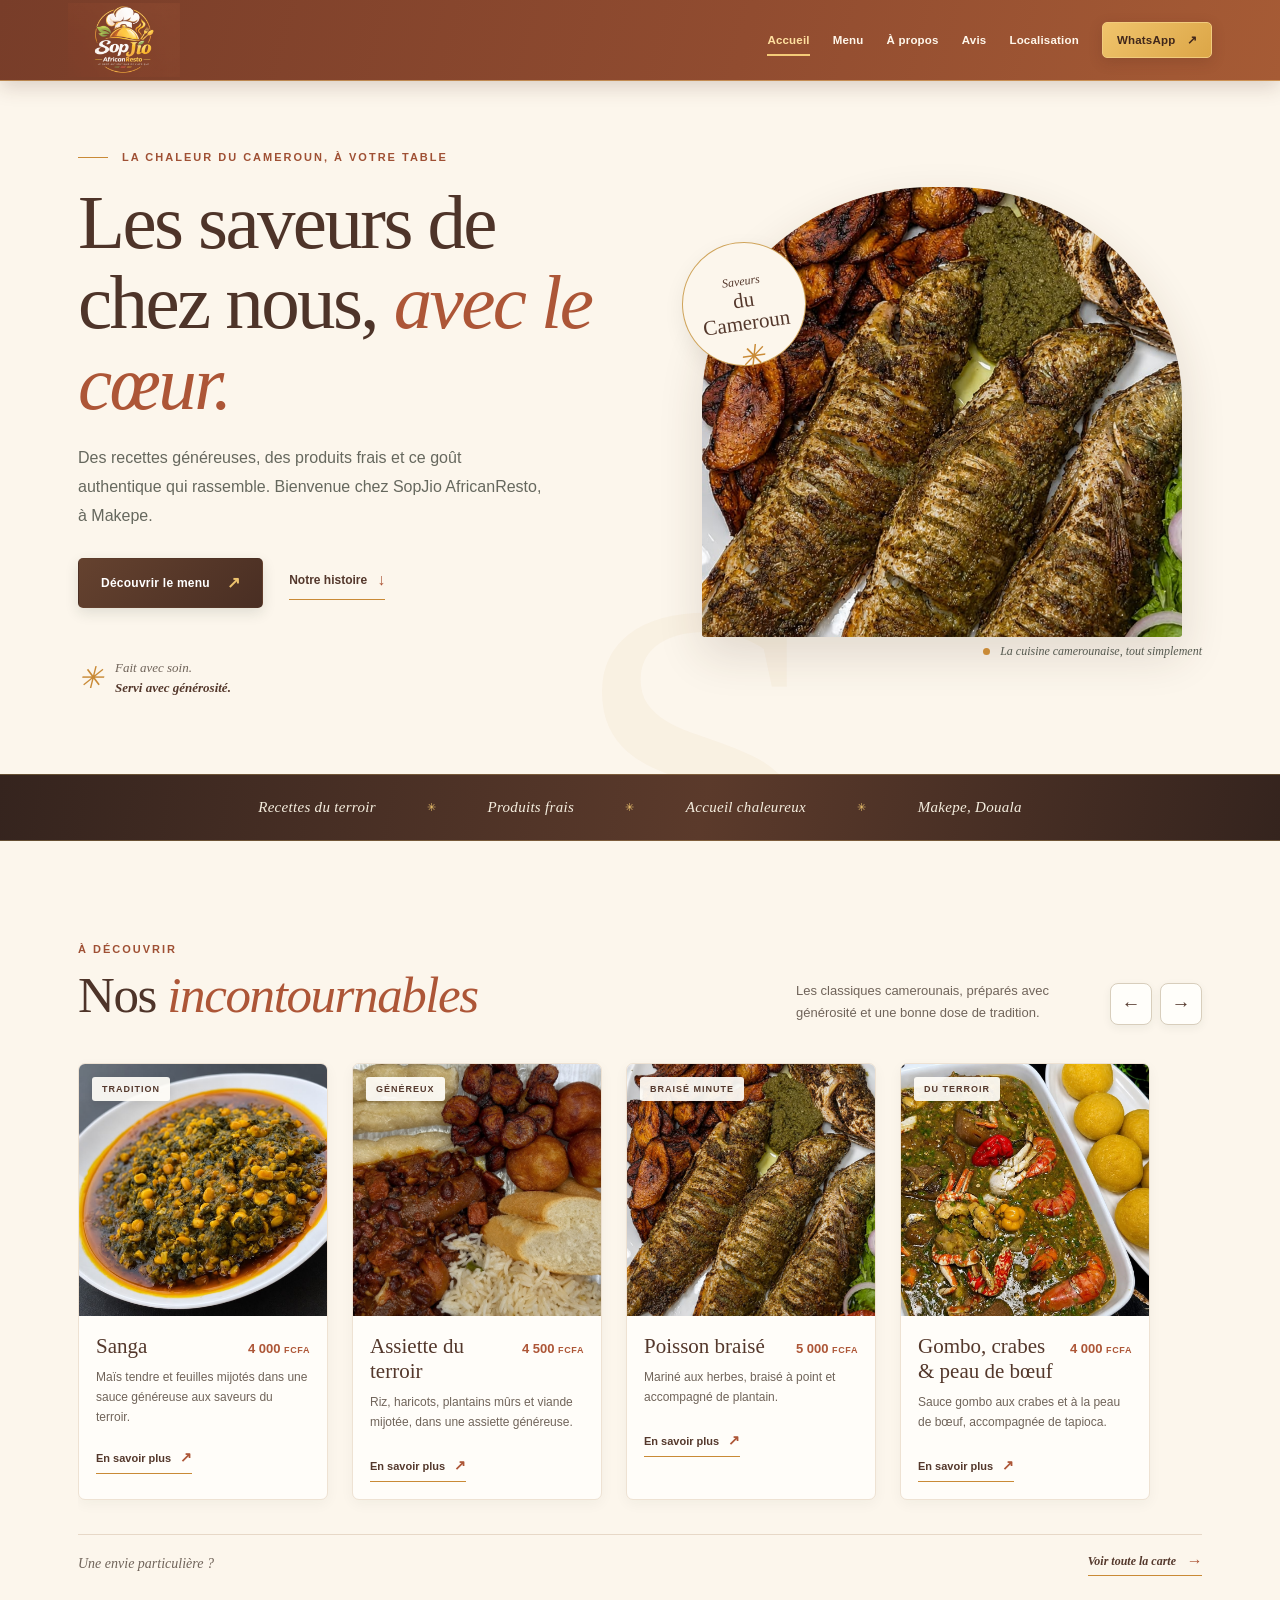
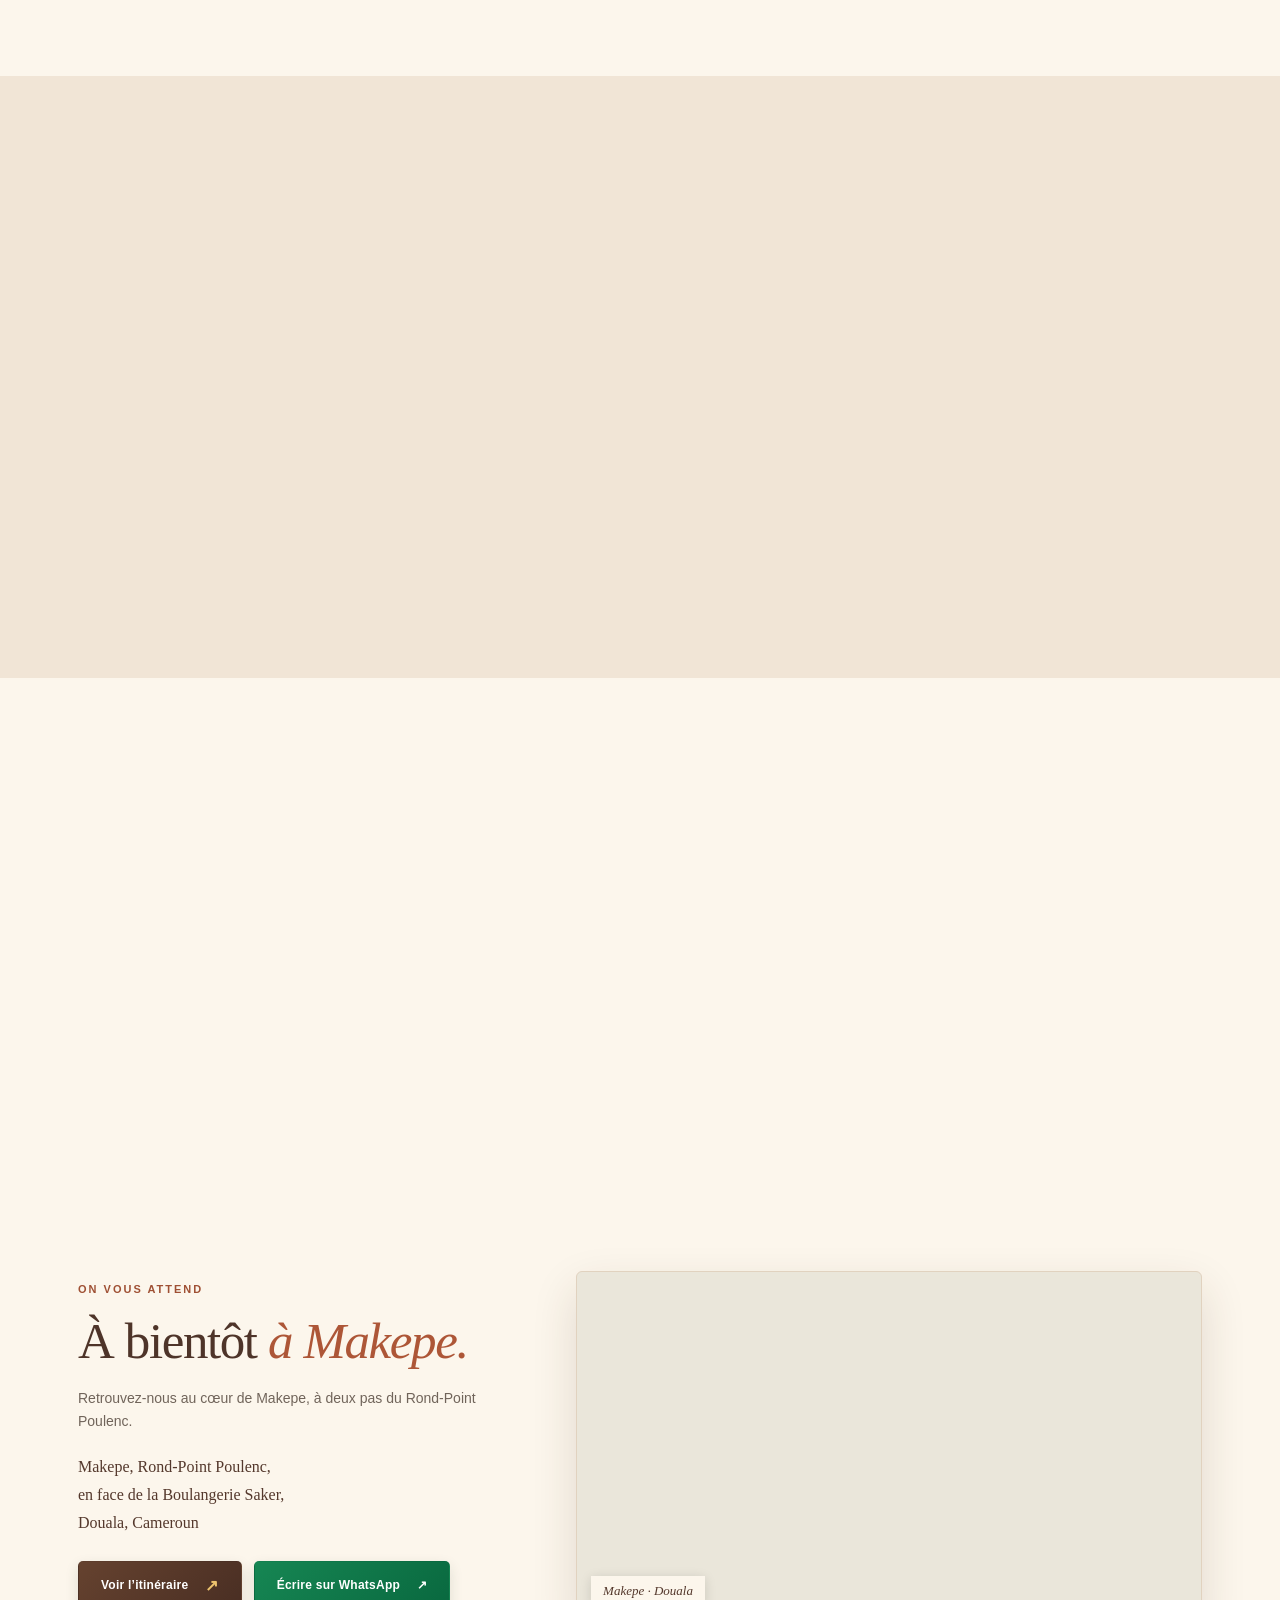
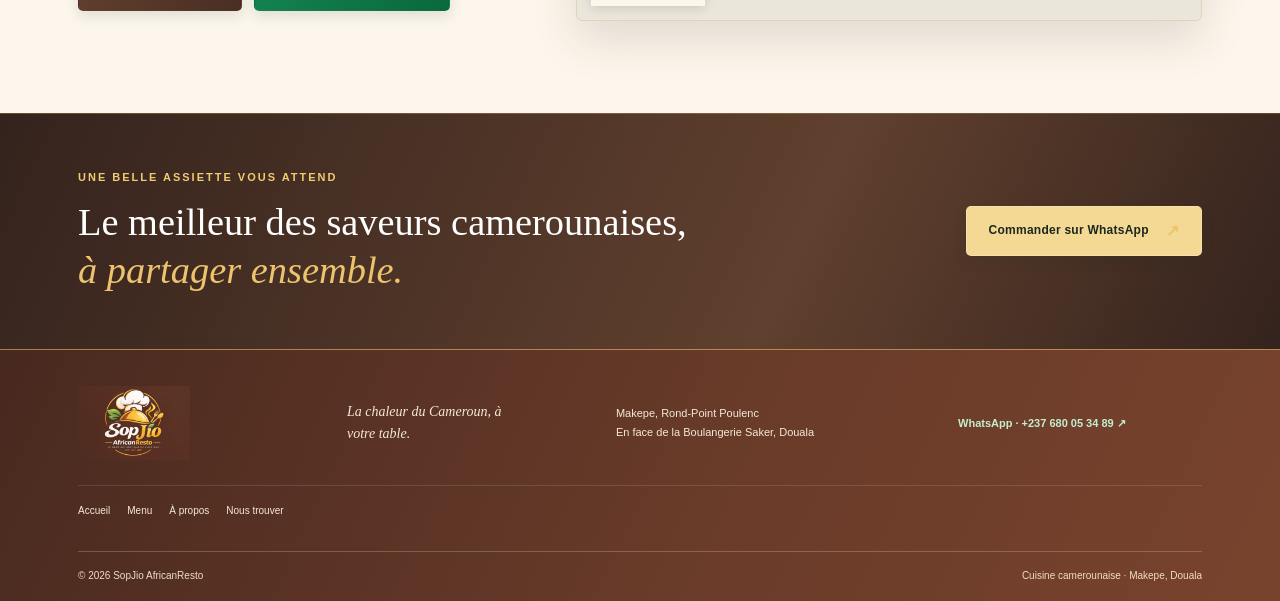
<file: index.html>
<!doctype html>
<html lang="fr">
<head>
  <meta charset="utf-8">
  <meta name="viewport" content="width=device-width, initial-scale=1">
  <meta name="theme-color" content="#100b08">
  <meta name="description" content="Découvrez SopJio AfricanResto à Makepe, Douala : cuisine camerounaise généreuse, plats du terroir et saveurs authentiques au Rond-Point Poulenc.">
  <meta property="og:title" content="SopJio AfricanResto — Les saveurs du Cameroun">
  <meta property="og:description" content="Une table chaleureuse à Makepe pour savourer les grands classiques de la cuisine camerounaise.">
  <meta property="og:type" content="website">
  <title>SopJio AfricanResto — Cuisine camerounaise à Makepe</title>
  <link rel="stylesheet" href="styles.css">
  <script src="app.js" defer></script>
</head>
<body>
  <a class="skip-link" href="#contenu">Aller au contenu</a>
  <header class="site-header">
    <div class="header-inner">
      <a class="brand" href="index.html" aria-label="SopJio AfricanResto, accueil">
        <img src="images/logo-sopjio.png" alt="SopJio AfricanResto — Le goût authentique de l’Afrique">
      </a>
      <button class="menu-toggle" type="button" aria-expanded="false" aria-controls="site-nav" aria-label="Ouvrir le menu">
        <span></span><span></span><span></span>
      </button>
      <nav class="site-nav" id="site-nav" aria-label="Navigation principale">
        <a class="active" href="#accueil">Accueil</a>
        <a href="plats.html#menu">Menu</a>
        <a href="#apropos">À propos</a>
        <a href="#avis">Avis</a>
        <a href="#localisation">Localisation</a>
        <a class="nav-cta" href="https://wa.me/237680053489?text=Bonjour%20SopJio%20AfricanResto%2C%20je%20souhaite%20en%20savoir%20plus%20sur%20votre%20menu." target="_blank" rel="noopener noreferrer">WhatsApp <span aria-hidden="true">↗</span></a>
      </nav>
    </div>
  </header>

  <main id="contenu">
    <section class="hero" id="accueil" aria-labelledby="hero-title">
      <div class="hero-copy reveal">
        <p class="eyebrow"><span class="eyebrow-line"></span> La chaleur du Cameroun, à votre table</p>
        <h1 id="hero-title">Les saveurs de chez nous, <em>avec le cœur.</em></h1>
        <p class="hero-intro">Des recettes généreuses, des produits frais et ce goût authentique qui rassemble. Bienvenue chez SopJio AfricanResto, à Makepe.</p>
        <div class="hero-actions">
          <a class="button button-primary" href="plats.html#menu">Découvrir le menu <span aria-hidden="true">↗</span></a>
          <a class="text-link" href="#apropos">Notre histoire <span aria-hidden="true">↓</span></a>
        </div>
        <div class="hero-note"><span class="note-star" aria-hidden="true">✳</span><span>Fait avec soin.<br><strong>Servi avec générosité.</strong></span></div>
      </div>
      <div class="hero-visual reveal">
        <div class="hero-photo-frame">
          <img src="images/IMG-20260926-WA0057.jpg" alt="Poissons braisés aux herbes accompagnés de plantains mûrs" fetchpriority="high">
        </div>
        <div class="hero-stamp"><span>Saveurs</span><strong>du<br>Cameroun</strong><span class="stamp-star" aria-hidden="true">✳</span></div>
        <div class="photo-caption"><span class="caption-dot"></span> La cuisine camerounaise, tout simplement</div>
      </div>
      <div class="hero-decoration" aria-hidden="true">S</div>
    </section>

    <div class="promise-strip" aria-label="Nos engagements">
      <span>Recettes du terroir</span><i aria-hidden="true">✳</i><span>Produits frais</span><i aria-hidden="true">✳</i><span>Accueil chaleureux</span><i aria-hidden="true">✳</i><span>Makepe, Douala</span>
    </div>

    <section class="section menu-section" id="menu" aria-labelledby="menu-title">
      <div class="section-heading reveal">
        <div><p class="eyebrow">À découvrir</p><h2 id="menu-title">Nos <em>incontournables</em></h2></div>
        <div class="heading-side"><p>Les classiques camerounais, préparés avec générosité et une bonne dose de tradition.</p><div class="carousel-controls" aria-label="Navigation des plats"><button class="carousel-arrow" type="button" data-carousel="home-dishes" data-direction="prev" aria-label="Plats précédents">←</button><button class="carousel-arrow" type="button" data-carousel="home-dishes" data-direction="next" aria-label="Plats suivants">→</button></div></div>
      </div>
      <div class="dish-carousel" id="home-dishes" tabindex="0" aria-label="Sélection de plats, balayez horizontalement pour les parcourir">
        <article class="dish-card reveal"><div class="dish-image"><img src="images/IMG-20260926-WA0075.jpg" alt="Plat traditionnel de Sanga, maïs et feuilles en sauce" loading="lazy"><span class="dish-tag">Tradition</span></div><div class="dish-info"><div class="dish-title-row"><h3>Sanga</h3><span class="price">4 000 <small>FCFA</small></span></div><p>Maïs tendre et feuilles mijotés dans une sauce généreuse aux saveurs du terroir.</p><button class="dish-more" type="button" data-meal="Sanga" data-description="Une spécialité camerounaise réconfortante où le maïs et les feuilles rencontrent les parfums du terroir." data-price="4 000 FCFA">En savoir plus <span aria-hidden="true">↗</span></button></div></article>
        <article class="dish-card reveal"><div class="dish-image"><img src="images/IMG-20260926-WA0061.jpg" alt="Assortiment camerounais de riz, haricots, plantains mûrs et viande mijotée" loading="lazy"><span class="dish-tag">Généreux</span></div><div class="dish-info"><div class="dish-title-row"><h3>Assiette du terroir</h3><span class="price">4 500 <small>FCFA</small></span></div><p>Riz, haricots, plantains mûrs et viande mijotée, dans une assiette généreuse.</p><button class="dish-more" type="button" data-meal="Assiette du terroir" data-description="Une assiette généreuse de riz, haricots, plantains mûrs et viande mijotée, aux saveurs familières du Cameroun." data-price="4 500 FCFA">En savoir plus <span aria-hidden="true">↗</span></button></div></article>
        <article class="dish-card reveal"><div class="dish-image"><img src="images/IMG-20260926-WA0057.jpg" alt="Poissons entiers braisés, plantains mûrs et condiments frais" loading="lazy"><span class="dish-tag">Braisé minute</span></div><div class="dish-info"><div class="dish-title-row"><h3>Poisson braisé</h3><span class="price">5 000 <small>FCFA</small></span></div><p>Mariné aux herbes, braisé à point et accompagné de plantain.</p><button class="dish-more" type="button" data-meal="Poisson braisé" data-description="Poisson entier mariné aux herbes et épices, braisé à point et accompagné de plantain mûr et de condiments." data-price="5 000 FCFA">En savoir plus <span aria-hidden="true">↗</span></button></div></article>
        <article class="dish-card reveal"><div class="dish-image"><img src="images/IMG-20260926-WA0055.jpg" alt="Sauce au gombo, crabes et peau de bœuf" loading="lazy"><span class="dish-tag">Du terroir</span></div><div class="dish-info"><div class="dish-title-row"><h3>Gombo, crabes &amp; peau de bœuf</h3><span class="price">4 000 <small>FCFA</small></span></div><p>Sauce gombo aux crabes et à la peau de bœuf, accompagnée de tapioca.</p><button class="dish-more" type="button" data-meal="Gombo aux crabes, peau de bœuf & tapioca" data-description="Gombo mijoté avec des crabes et de la peau de bœuf, accompagné de tapioca." data-price="4 000 FCFA">En savoir plus <span aria-hidden="true">↗</span></button></div></article>
        <article class="dish-card reveal"><div class="dish-image"><img src="images/IMG-20260926-WA0060.jpg" alt="Koki jaune traditionnel enveloppé dans des feuilles de bananier" loading="lazy"><span class="dish-tag">Spécialité</span></div><div class="dish-info"><div class="dish-title-row"><h3>Koki traditionnel</h3><span class="price">3 000 <small>FCFA</small></span></div><p>Une préparation de haricots fondante, cuite doucement dans sa feuille.</p><button class="dish-more" type="button" data-meal="Koki traditionnel" data-description="Spécialité camerounaise de haricots à l'huile de palme, enveloppée dans une feuille et cuite lentement pour une texture fondante." data-price="3 000 FCFA">En savoir plus <span aria-hidden="true">↗</span></button></div></article>
        <article class="dish-card reveal"><div class="dish-image"><img src="images/IMG-20260926-WA0076.jpg" alt="Sauce jaune servie avec pâte de taro et assortiment de viandes" loading="lazy"><span class="dish-tag">Recette ancestrale</span></div><div class="dish-info"><div class="dish-title-row"><h3>Achu & sauce jaune</h3><span class="price">4 500 <small>FCFA</small></span></div><p>La pâte de taro et sa sauce épicée, pour les amateurs de tradition.</p><button class="dish-more" type="button" data-meal="Achu & sauce jaune" data-description="Pâte de taro onctueuse accompagnée de sa sauce jaune parfumée à l'huile de palme et d'une sélection de viandes." data-price="4 500 FCFA">En savoir plus <span aria-hidden="true">↗</span></button></div></article>
      </div>
      <div class="menu-footer"><span>Une envie particulière ?</span><a class="text-link" href="plats.html#menu">Voir toute la carte <span aria-hidden="true">→</span></a></div>
    </section>

    <section class="about-section" id="apropos" aria-labelledby="about-title">
      <div class="about-image reveal"><img src="images/IMG-20260926-WA0052.jpg" alt="Poisson braisé, légumes verts, manioc et plantains servis sur un grand plat" loading="lazy"><div class="about-image-label"><span>Le goût</span><strong>des bons<br>moments</strong></div></div>
      <div class="about-copy reveal"><p class="eyebrow">Notre esprit de maison</p><h2 id="about-title">La tradition se partage <em>à chaque assiette.</em></h2><p>Chez SopJio AfricanResto, la cuisine est une histoire de générosité, de transmission et de bons produits. Nous célébrons les recettes camerounaises qui font du repas un vrai moment de partage.</p><p>Du poisson braisé aux sauces mijotées, chaque assiette rend hommage aux saveurs du pays et au plaisir de se retrouver autour de la table.</p><a class="button button-outline" href="plats.html#menu">Explorer nos plats <span aria-hidden="true">↗</span></a></div>
    </section>

    <section class="reviews-section section" id="avis" aria-labelledby="reviews-title">
      <div class="section-heading reveal"><div><p class="eyebrow">Vos mots comptent</p><h2 id="reviews-title">Un repas, <em>un souvenir.</em></h2></div><p class="review-note">Contenu de démonstration — ces avis ne sont pas vérifiés.</p></div>
      <div class="review-grid">
        <article class="review-card reveal"><div class="stars" aria-label="5 étoiles">★★★★★</div><blockquote>« Le Poulet DG était vraiment délicieux, bien assaisonné et généreux. »</blockquote><div class="review-person"><span class="avatar">C</span><span><strong>Camille</strong><small>À propos du Poulet DG · avis de démonstration</small></span></div></article>
        <article class="review-card reveal"><div class="stars" aria-label="5 étoiles">★★★★★</div><blockquote>« J'ai particulièrement apprécié le Ndolé, le goût était authentique. »</blockquote><div class="review-person"><span class="avatar">M</span><span><strong>Marcelle</strong><small>À propos du Ndolé · avis de démonstration</small></span></div></article>
        <article class="review-card reveal"><div class="stars" aria-label="5 étoiles">★★★★★</div><blockquote>« Le poisson braisé était excellent et le service très agréable. »</blockquote><div class="review-person"><span class="avatar">J</span><span><strong>Jean</strong><small>À propos du poisson braisé · avis de démonstration</small></span></div></article>
      </div>
    </section>

    <section class="visit-section" id="localisation" aria-labelledby="visit-title">
      <div class="visit-copy reveal"><p class="eyebrow">On vous attend</p><h2 id="visit-title">À bientôt <em>à Makepe.</em></h2><p>Retrouvez-nous au cœur de Makepe, à deux pas du Rond-Point Poulenc.</p><address>Makepe, Rond-Point Poulenc,<br>en face de la Boulangerie Saker,<br>Douala, Cameroun</address><div class="visit-actions"><a class="button button-primary" href="https://www.google.com/maps/search/?api=1&amp;query=Makepe%2C%20Rond-Point%20Poulenc%2C%20en%20face%20de%20la%20Boulangerie%20Saker%2C%20Douala%2C%20Cameroun" target="_blank" rel="noopener noreferrer">Voir l’itinéraire <span aria-hidden="true">↗</span></a><a class="button button-whatsapp" href="https://wa.me/237680053489?text=Bonjour%20SopJio%20AfricanResto%2C%20je%20souhaite%20en%20savoir%20plus%20sur%20votre%20menu." target="_blank" rel="noopener noreferrer">Écrire sur WhatsApp <span aria-hidden="true">↗</span></a></div></div>
      <div class="map-frame reveal"><iframe title="Carte de Makepe, Rond-Point Poulenc à Douala" src="https://maps.google.com/maps?q=Makepe%2C%20Rond-Point%20Poulenc%2C%20Douala%2C%20Cameroon&amp;z=15&amp;output=embed" loading="lazy" referrerpolicy="no-referrer-when-downgrade"></iframe><span class="map-caption">Makepe · Douala</span></div>
    </section>

    <section class="contact-band" id="contact"><div><p class="eyebrow">Une belle assiette vous attend</p><h2>Le meilleur des saveurs camerounaises,<br><em>à partager ensemble.</em></h2></div><a class="button button-light" href="https://wa.me/237680053489?text=Bonjour%20SopJio%20AfricanResto%2C%20je%20souhaite%20en%20savoir%20plus%20sur%20votre%20menu." target="_blank" rel="noopener noreferrer">Commander sur WhatsApp <span aria-hidden="true">↗</span></a></section>
  </main>

  <footer class="site-footer"><div class="footer-main"><a class="brand brand-footer" href="index.html"><img src="images/logo-sopjio.png" alt="SopJio AfricanResto — Le goût authentique de l’Afrique"></a><p>La chaleur du Cameroun, à votre table.</p><a class="footer-address" href="#localisation">Makepe, Rond-Point Poulenc<br>En face de la Boulangerie Saker, Douala</a><a class="footer-whatsapp" href="https://wa.me/237680053489?text=Bonjour%20SopJio%20AfricanResto%2C%20je%20souhaite%20en%20savoir%20plus%20sur%20votre%20menu." target="_blank" rel="noopener noreferrer">WhatsApp · +237 680 05 34 89 ↗</a><nav class="footer-nav" aria-label="Liens de pied de page"><a href="#accueil">Accueil</a><a href="plats.html#menu">Menu</a><a href="#apropos">À propos</a><a href="#localisation">Nous trouver</a></nav></div><div class="footer-bottom"><span>© <span data-year></span> SopJio AfricanResto</span><span>Cuisine camerounaise · Makepe, Douala</span></div></footer>

  <dialog class="meal-dialog" aria-labelledby="dialog-title"><button class="dialog-close" type="button" aria-label="Fermer">×</button><p class="eyebrow">À la carte</p><h2 id="dialog-title"></h2><p class="dialog-description"></p><p class="dialog-price"></p><a class="button button-primary dialog-menu-link" href="plats.html#menu">Consulter la carte <span aria-hidden="true">↗</span></a></dialog>
</body>
</html>
</file>
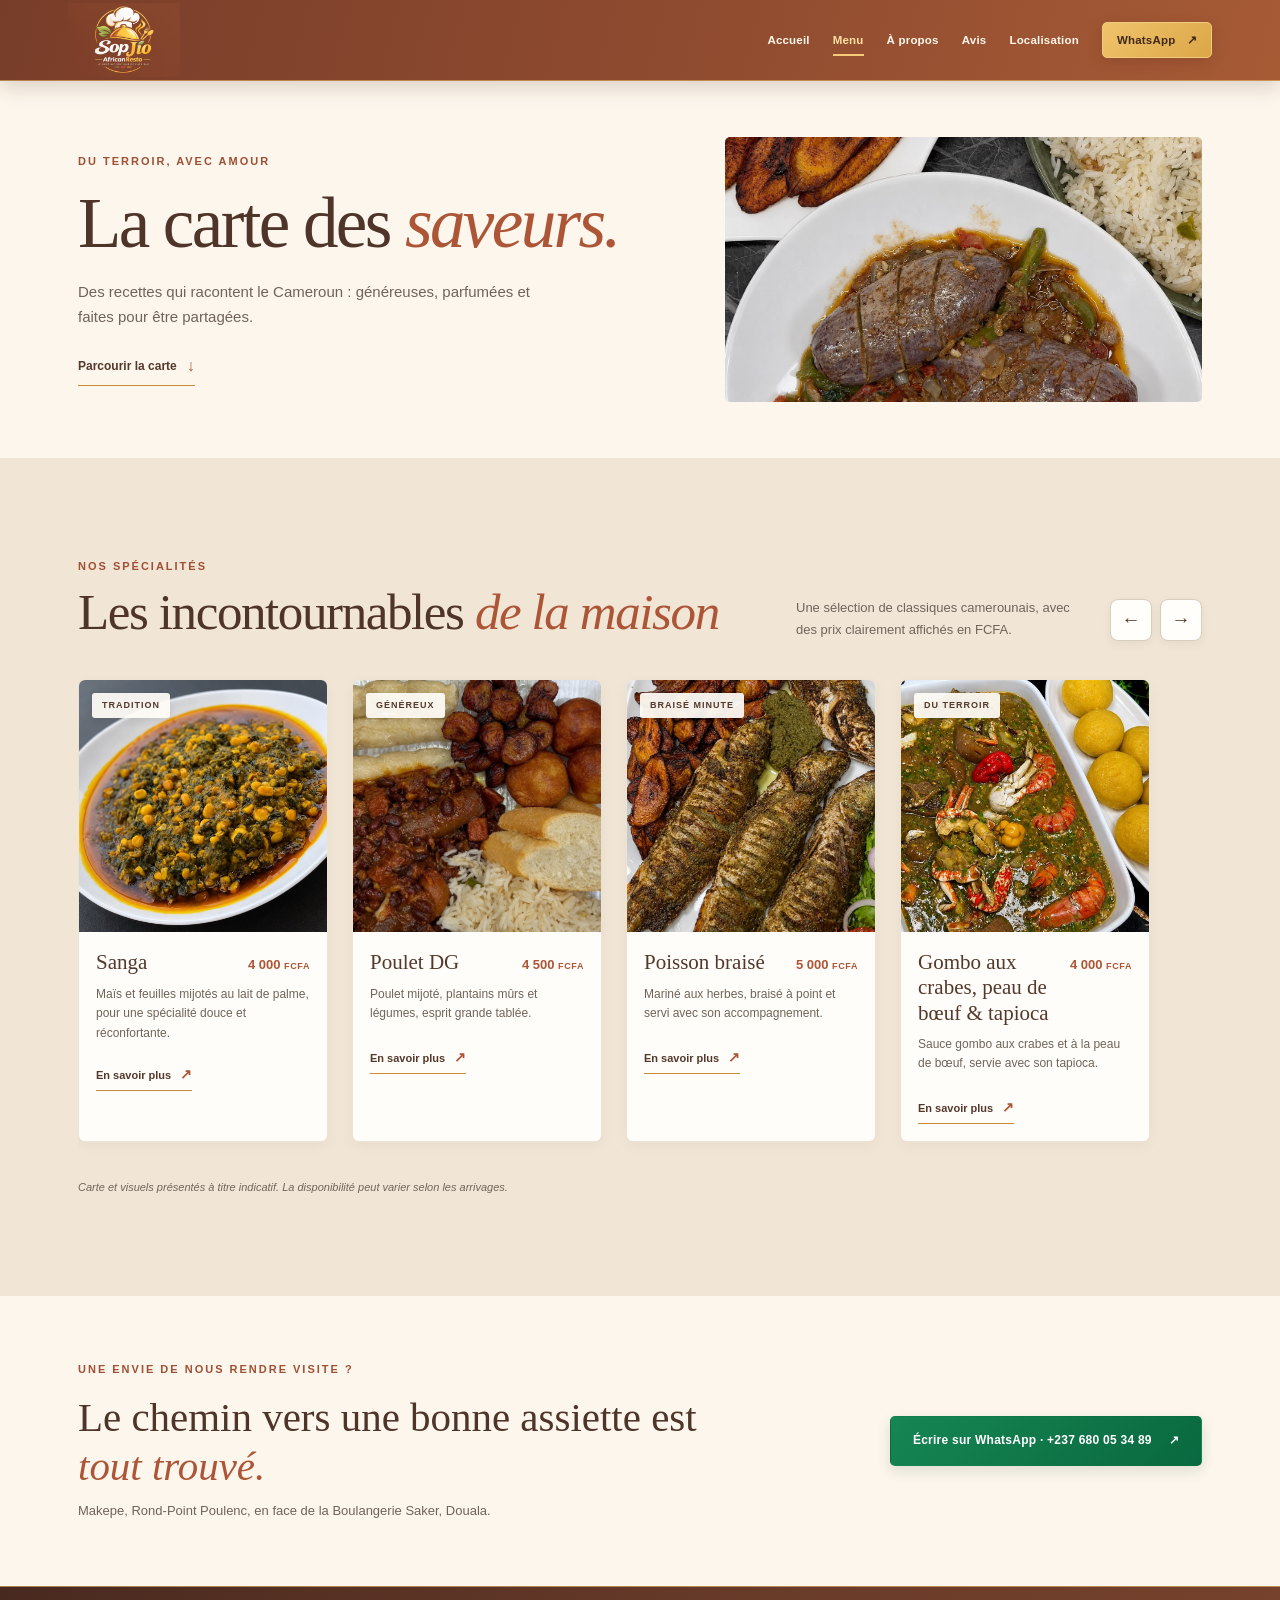
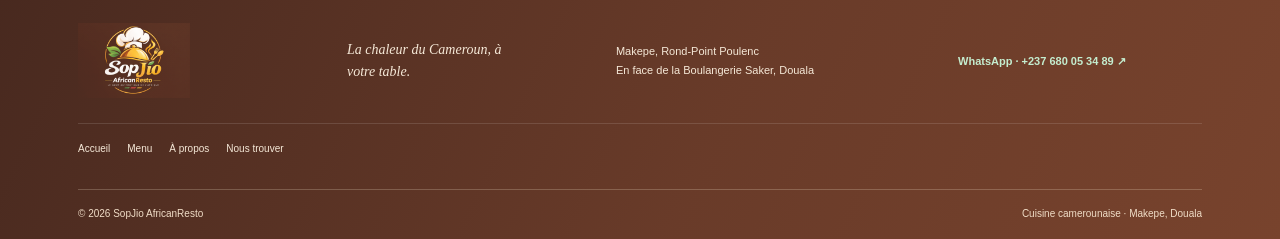
<file: plats.html>
<!doctype html>
<html lang="fr">
<head>
  <meta charset="utf-8">
  <meta name="viewport" content="width=device-width, initial-scale=1">
  <meta name="theme-color" content="#100b08">
  <meta name="description" content="La carte de SopJio AfricanResto : Sanga, gombo aux crabes, poisson braisé, koki et autres spécialités camerounaises à Makepe, Douala.">
  <meta property="og:title" content="La carte — SopJio AfricanResto">
  <meta property="og:description" content="Les incontournables de la cuisine camerounaise, préparés avec générosité à Makepe.">
  <title>La carte — SopJio AfricanResto</title>
  <link rel="stylesheet" href="styles.css">
  <script src="app.js" defer></script>
</head>
<body>
  <a class="skip-link" href="#contenu">Aller au contenu</a>
  <header class="site-header">
    <div class="header-inner">
      <a class="brand" href="index.html" aria-label="SopJio AfricanResto, accueil"><img src="images/logo-sopjio.png" alt="SopJio AfricanResto — Le goût authentique de l’Afrique"></a>
      <button class="menu-toggle" type="button" aria-expanded="false" aria-controls="site-nav" aria-label="Ouvrir le menu"><span></span><span></span><span></span></button>
      <nav class="site-nav" id="site-nav" aria-label="Navigation principale"><a href="index.html#accueil">Accueil</a><a class="active" href="#menu">Menu</a><a href="index.html#apropos">À propos</a><a href="index.html#avis">Avis</a><a href="index.html#localisation">Localisation</a><a class="nav-cta" href="https://wa.me/237680053489?text=Bonjour%20SopJio%20AfricanResto%2C%20je%20souhaite%20en%20savoir%20plus%20sur%20votre%20menu." target="_blank" rel="noopener noreferrer">WhatsApp <span aria-hidden="true">↗</span></a></nav>
    </div>
  </header>
  <main id="contenu">
    <section class="menu-hero"><div class="menu-hero-inner reveal"><p class="eyebrow">Du terroir, avec amour</p><h1>La carte des <em>saveurs.</em></h1><p>Des recettes qui racontent le Cameroun : généreuses, parfumées et faites pour être partagées.</p><a class="text-link" href="#menu">Parcourir la carte <span aria-hidden="true">↓</span></a></div><div class="menu-hero-image reveal"><img src="images/IMG-20260926-WA0049.jpg" alt="Plantains mûrs et riz servis avec une sauce camerounaise" fetchpriority="high"></div></section>
    <section class="section menu-section full-menu" id="menu" aria-labelledby="menu-title"><div class="section-heading reveal"><div><p class="eyebrow">Nos spécialités</p><h2 id="menu-title">Les incontournables <em>de la maison</em></h2></div><div class="heading-side"><p>Une sélection de classiques camerounais, avec des prix clairement affichés en FCFA.</p><div class="carousel-controls" aria-label="Navigation des plats"><button class="carousel-arrow" type="button" data-carousel="full-dishes" data-direction="prev" aria-label="Plats précédents">←</button><button class="carousel-arrow" type="button" data-carousel="full-dishes" data-direction="next" aria-label="Plats suivants">→</button></div></div></div>
      <div class="dish-carousel" id="full-dishes" tabindex="0" aria-label="Carte des plats, balayez horizontalement pour la parcourir">
        <article class="dish-card reveal"><div class="dish-image"><img src="images/IMG-20260926-WA0075.jpg" alt="Plat traditionnel de Sanga, maïs et feuilles en sauce" loading="lazy"><span class="dish-tag">Tradition</span></div><div class="dish-info"><div class="dish-title-row"><h3>Sanga</h3><span class="price">4 000 <small>FCFA</small></span></div><p>Maïs et feuilles mijotés au lait de palme, pour une spécialité douce et réconfortante.</p><button class="dish-more" type="button" data-meal="Sanga" data-description="Une spécialité camerounaise réconfortante où le maïs et les feuilles rencontrent les parfums du terroir." data-price="4 000 FCFA">En savoir plus <span aria-hidden="true">↗</span></button></div></article>
        <article class="dish-card reveal"><div class="dish-image"><img src="images/IMG-20260926-WA0061.jpg" alt="Assortiment de plantains mûrs, riz, haricots et préparations maison" loading="lazy"><span class="dish-tag">Généreux</span></div><div class="dish-info"><div class="dish-title-row"><h3>Poulet DG</h3><span class="price">4 500 <small>FCFA</small></span></div><p>Poulet mijoté, plantains mûrs et légumes, esprit grande tablée.</p><button class="dish-more" type="button" data-meal="Poulet DG" data-description="Un incontournable des grandes tablées : poulet mijoté, plantains mûrs et légumes dans une sauce savoureuse." data-price="4 500 FCFA">En savoir plus <span aria-hidden="true">↗</span></button></div></article>
        <article class="dish-card reveal"><div class="dish-image"><img src="images/IMG-20260926-WA0057.jpg" alt="Poissons entiers braisés avec plantains mûrs et condiments frais" loading="lazy"><span class="dish-tag">Braisé minute</span></div><div class="dish-info"><div class="dish-title-row"><h3>Poisson braisé</h3><span class="price">5 000 <small>FCFA</small></span></div><p>Mariné aux herbes, braisé à point et servi avec son accompagnement.</p><button class="dish-more" type="button" data-meal="Poisson braisé" data-description="Poisson entier mariné aux herbes et épices, braisé à point et accompagné de plantain mûr et de condiments." data-price="5 000 FCFA">En savoir plus <span aria-hidden="true">↗</span></button></div></article>
        <article class="dish-card reveal"><div class="dish-image"><img src="images/IMG-20260926-WA0055.jpg" alt="Sauce au gombo, crabes et peau de bœuf" loading="lazy"><span class="dish-tag">Du terroir</span></div><div class="dish-info"><div class="dish-title-row"><h3>Gombo aux crabes, peau de bœuf &amp; tapioca</h3><span class="price">4 000 <small>FCFA</small></span></div><p>Sauce gombo aux crabes et à la peau de bœuf, servie avec son tapioca.</p><button class="dish-more" type="button" data-meal="Gombo aux crabes, peau de bœuf & tapioca" data-description="Gombo mijoté avec des crabes et de la peau de bœuf, accompagné de tapioca." data-price="4 000 FCFA">En savoir plus <span aria-hidden="true">↗</span></button></div></article>
        <article class="dish-card reveal"><div class="dish-image"><img src="images/IMG-20260926-WA0060.jpg" alt="Koki jaune traditionnel cuit dans des feuilles de bananier" loading="lazy"><span class="dish-tag">Spécialité</span></div><div class="dish-info"><div class="dish-title-row"><h3>Koki traditionnel</h3><span class="price">3 000 <small>FCFA</small></span></div><p>Préparation de haricots fondante, cuite doucement dans sa feuille.</p><button class="dish-more" type="button" data-meal="Koki traditionnel" data-description="Spécialité camerounaise de haricots à l'huile de palme, enveloppée dans une feuille et cuite lentement pour une texture fondante." data-price="3 000 FCFA">En savoir plus <span aria-hidden="true">↗</span></button></div></article>
        <article class="dish-card reveal"><div class="dish-image"><img src="images/IMG-20260926-WA0076.jpg" alt="Pâte de taro et sauce jaune traditionnelle avec viandes" loading="lazy"><span class="dish-tag">Recette ancestrale</span></div><div class="dish-info"><div class="dish-title-row"><h3>Achu & sauce jaune</h3><span class="price">4 500 <small>FCFA</small></span></div><p>Pâte de taro et sauce épicée, pour les amateurs de tradition.</p><button class="dish-more" type="button" data-meal="Achu & sauce jaune" data-description="Pâte de taro onctueuse accompagnée de sa sauce jaune parfumée à l'huile de palme et d'une sélection de viandes." data-price="4 500 FCFA">En savoir plus <span aria-hidden="true">↗</span></button></div></article>
        <article class="dish-card reveal"><div class="dish-image"><img src="images/IMG-20260926-WA0051.jpg" alt="Viande grillée façon soya, plantains mûrs et accompagnement" loading="lazy"><span class="dish-tag">Grillé</span></div><div class="dish-info"><div class="dish-title-row"><h3>Soya & plantain</h3><span class="price">3 500 <small>FCFA</small></span></div><p>Viande grillée aux épices, tendre et délicatement relevée.</p><button class="dish-more" type="button" data-meal="Soya & plantain" data-description="Viande marinée aux épices, grillée à la flamme et accompagnée de plantain mûr pour un contraste savoureux." data-price="3 500 FCFA">En savoir plus <span aria-hidden="true">↗</span></button></div></article>
        <article class="dish-card reveal"><div class="dish-image"><img src="images/IMG-20260926-WA0049.jpg" alt="Viande mijotée servie avec du riz et des plantains mûrs" loading="lazy"><span class="dish-tag">À partager</span></div><div class="dish-info"><div class="dish-title-row"><h3>Riz, viande & plantain</h3><span class="price">4 000 <small>FCFA</small></span></div><p>Une assiette complète et réconfortante, avec sauce maison.</p><button class="dish-more" type="button" data-meal="Riz, viande & plantain" data-description="Une assiette complète de riz, viande mijotée dans sa sauce et plantains mûrs, pour un repas généreux aux accents du Cameroun." data-price="4 000 FCFA">En savoir plus <span aria-hidden="true">↗</span></button></div></article>
      </div><p class="menu-disclaimer">Carte et visuels présentés à titre indicatif. La disponibilité peut varier selon les arrivages.</p></section>
    <section class="menu-contact"><div><p class="eyebrow">Une envie de nous rendre visite ?</p><h2>Le chemin vers une bonne assiette est <em>tout trouvé.</em></h2><p>Makepe, Rond-Point Poulenc, en face de la Boulangerie Saker, Douala.</p></div><a class="button button-whatsapp" href="https://wa.me/237680053489?text=Bonjour%20SopJio%20AfricanResto%2C%20je%20souhaite%20en%20savoir%20plus%20sur%20votre%20menu." target="_blank" rel="noopener noreferrer">Écrire sur WhatsApp · +237 680 05 34 89 <span aria-hidden="true">↗</span></a></section>
  </main>
  <footer class="site-footer"><div class="footer-main"><a class="brand brand-footer" href="index.html"><img src="images/logo-sopjio.png" alt="SopJio AfricanResto — Le goût authentique de l’Afrique"></a><p>La chaleur du Cameroun, à votre table.</p><a class="footer-address" href="index.html#localisation">Makepe, Rond-Point Poulenc<br>En face de la Boulangerie Saker, Douala</a><a class="footer-whatsapp" href="https://wa.me/237680053489?text=Bonjour%20SopJio%20AfricanResto%2C%20je%20souhaite%20en%20savoir%20plus%20sur%20votre%20menu." target="_blank" rel="noopener noreferrer">WhatsApp · +237 680 05 34 89 ↗</a><nav class="footer-nav" aria-label="Liens de pied de page"><a href="index.html#accueil">Accueil</a><a href="#menu">Menu</a><a href="index.html#apropos">À propos</a><a href="index.html#localisation">Nous trouver</a></nav></div><div class="footer-bottom"><span>© <span data-year></span> SopJio AfricanResto</span><span>Cuisine camerounaise · Makepe, Douala</span></div></footer>
  <dialog class="meal-dialog" aria-labelledby="dialog-title"><button class="dialog-close" type="button" aria-label="Fermer">×</button><p class="eyebrow">À la carte</p><h2 id="dialog-title"></h2><p class="dialog-description"></p><p class="dialog-price"></p><a class="button button-primary dialog-menu-link" href="plats.html#menu">Consulter la carte <span aria-hidden="true">↗</span></a></dialog>
</body>
</html>
</file>
<file: styles.css>
@charset "UTF-8";
:root{--forest:#173b2c;--forest-deep:#102b20;--leaf:#456b4a;--gold:#c69239;--gold-light:#e7c27a;--cream:#f7f3ea;--paper:#fffdf8;--ink:#25271f;--muted:#6d7066;--line:#e8e1d4;--terracotta:#a95432;--serif:Georgia,"Times New Roman",serif;--sans:Inter,"Avenir Next",Avenir,"Segoe UI",sans-serif;--content:1200px;--shadow:0 18px 45px rgba(35,44,31,.12)}
*{box-sizing:border-box}html{scroll-behavior:smooth;scroll-padding-top:94px}body{margin:0;background:var(--paper);color:var(--ink);font-family:var(--sans);font-size:16px;line-height:1.65;-webkit-font-smoothing:antialiased}img{display:block;max-width:100%}a{color:inherit;text-decoration:none}button{font:inherit}.skip-link{position:absolute;top:-50px;left:16px;z-index:100;background:var(--forest);color:#fff;padding:10px 16px}.skip-link:focus{top:12px}.site-header{position:sticky;z-index:20;top:0;background:rgba(255,253,248,.97);border-bottom:1px solid rgba(23,59,44,.08);backdrop-filter:blur(12px)}.header-inner{max-width:var(--content);min-height:86px;padding:0 28px;margin:auto;display:flex;align-items:center;justify-content:space-between;gap:24px}.brand{display:inline-flex;flex-direction:column;align-items:flex-start;color:var(--forest);line-height:1}.brand-name{font:700 30px/1 var(--serif);letter-spacing:-1.3px}.brand-subtitle{padding-top:5px;font-size:10px;font-weight:700;letter-spacing:3.4px;text-transform:uppercase;color:var(--gold)}.site-nav{display:flex;align-items:center;gap:clamp(15px,2.3vw,32px)}.site-nav>a{font-size:13px;font-weight:600;color:#40453d;transition:color .2s}.site-nav>a:hover,.site-nav>a.active{color:var(--terracotta)}.site-nav .nav-cta{border:1px solid var(--forest);border-radius:2px;padding:10px 15px;color:var(--forest)}.site-nav .nav-cta:hover{color:#fff;background:var(--forest)}.nav-cta span{margin-left:8px;color:var(--gold)}.menu-toggle{display:none;background:none;border:0;padding:10px;cursor:pointer}.menu-toggle span{display:block;width:23px;height:2px;background:var(--forest);margin:5px;transition:.2s}
.hero{position:relative;max-width:var(--content);min-height:590px;padding:68px 38px 74px;margin:0 auto;display:grid;grid-template-columns:1.02fr .98fr;align-items:center;gap:48px;overflow:hidden}.hero-copy{max-width:545px;position:relative;z-index:1}.eyebrow{margin:0 0 16px;color:var(--terracotta);font-size:11px;font-weight:750;letter-spacing:2px;line-height:1.5;text-transform:uppercase}.eyebrow-line{display:inline-block;width:30px;height:1px;margin:0 9px 3px 0;background:var(--gold)}h1,h2,h3,p{margin-top:0}.hero h1,.menu-hero h1{margin:0 0 20px;color:var(--forest);font:500 clamp(48px,6.1vw,77px)/1.05 var(--serif);letter-spacing:-2.6px}.hero h1 em,.section-heading h2 em,.about-copy h2 em,.visit-copy h2 em,.menu-hero h1 em,.menu-contact h2 em,.contact-band h2 em{font-weight:400;color:var(--terracotta)}.hero-intro{max-width:465px;margin-bottom:28px;color:#66685e;font-size:16px;line-height:1.8}.hero-actions{display:flex;align-items:center;gap:26px;flex-wrap:wrap}.button{min-height:49px;display:inline-flex;align-items:center;justify-content:center;gap:17px;padding:0 21px;border:1px solid transparent;border-radius:2px;font-size:12px;font-weight:700;letter-spacing:.35px;transition:transform .2s,background .2s,color .2s,border-color .2s}.button:hover{transform:translateY(-2px)}.button-primary{background:var(--forest);color:#fff}.button-primary:hover{background:#23503a}.button-primary span,.button-outline span,.button-light span{color:var(--gold-light);font-size:16px}.text-link{display:inline-flex;align-items:center;gap:10px;color:var(--forest);font-size:12px;font-weight:700;border-bottom:1px solid var(--gold);padding-bottom:5px}.text-link span{color:var(--terracotta);font-size:16px}.hero-note{display:flex;align-items:center;gap:12px;margin-top:47px;color:var(--muted);font:italic 13px/1.5 var(--serif)}.hero-note strong{color:var(--forest);font-weight:600}.note-star{color:var(--gold);font-size:30px}.hero-visual{position:relative;width:100%;max-width:500px;justify-self:end;padding:0 20px 26px 0}.hero-photo-frame{height:450px;overflow:hidden;border-radius:48% 48% 3px 3px;box-shadow:var(--shadow);background:#e5ddcb}.hero-photo-frame img{width:100%;height:100%;object-fit:cover;object-position:center 45%}.hero-stamp{position:absolute;left:-20px;top:55px;width:124px;height:124px;border:1px solid rgba(198,146,57,.8);border-radius:50%;display:flex;flex-direction:column;align-items:center;justify-content:center;background:var(--paper);color:var(--forest);font:italic 12px var(--serif);line-height:1.25;transform:rotate(-8deg);box-shadow:0 8px 22px rgba(0,0,0,.07)}.hero-stamp strong{font:500 21px/1.05 var(--serif);text-align:center}.stamp-star{position:absolute;bottom:-13px;color:var(--gold);font-size:31px}.photo-caption{position:absolute;right:0;bottom:4px;color:#55594f;font:italic 12px var(--serif)}.caption-dot{display:inline-block;width:7px;height:7px;margin-right:7px;border-radius:50%;background:var(--gold)}.hero-decoration{position:absolute;right:34%;bottom:-180px;color:rgba(198,146,57,.055);font:500 470px/.8 var(--serif);pointer-events:none}
.promise-strip{min-height:67px;background:var(--forest);color:#f5eedf;display:flex;align-items:center;justify-content:center;gap:clamp(15px,4vw,58px);padding:15px 20px;font:italic 15px var(--serif);letter-spacing:.3px}.promise-strip i{color:var(--gold-light);font-style:normal;font-size:11px}
.section{max-width:var(--content);padding:100px 38px;margin:0 auto}.section-heading{display:flex;align-items:end;justify-content:space-between;gap:35px;margin-bottom:34px}.section-heading .eyebrow{margin-bottom:9px}.section-heading h2,.about-copy h2,.visit-copy h2{margin:0;color:var(--forest);font:500 clamp(37px,4vw,51px)/1.13 var(--serif);letter-spacing:-1.4px}.heading-side{max-width:450px;display:flex;align-items:end;gap:24px}.heading-side>p{max-width:290px;margin:0;color:var(--muted);font-size:13px;line-height:1.7}.carousel-controls{display:flex;flex-shrink:0;gap:8px}.carousel-arrow{width:42px;height:42px;border:1px solid #d8cebc;border-radius:50%;background:transparent;color:var(--forest);font-size:19px;cursor:pointer;transition:background .2s,color .2s,border .2s}.carousel-arrow:hover{background:var(--forest);border-color:var(--forest);color:#fff}.dish-carousel{display:grid;grid-auto-columns:minmax(250px,calc((100% - 48px)/3));grid-auto-flow:column;gap:24px;overflow-x:auto;overscroll-behavior-inline:contain;scroll-snap-type:x mandatory;scroll-behavior:smooth;scrollbar-width:none;padding:4px 2px 14px}.dish-carousel::-webkit-scrollbar{display:none}.dish-card{min-width:0;overflow:hidden;background:#fff;scroll-snap-align:start;border:1px solid #eee9df;transition:transform .25s,box-shadow .25s}.dish-card:hover{transform:translateY(-5px);box-shadow:var(--shadow)}.dish-image{height:252px;position:relative;overflow:hidden;background:#eae4d9}.dish-image img{width:100%;height:100%;object-fit:cover;transition:transform .5s}.dish-card:hover .dish-image img{transform:scale(1.045)}.dish-tag{position:absolute;top:13px;left:13px;padding:5px 10px;background:rgba(255,253,248,.93);color:var(--forest);font-size:9px;font-weight:750;letter-spacing:1px;text-transform:uppercase}.dish-info{padding:18px 17px 17px}.dish-title-row{display:flex;align-items:baseline;justify-content:space-between;gap:10px}.dish-title-row h3{margin:0;color:var(--forest);font:500 21px/1.2 var(--serif)}.price{white-space:nowrap;color:var(--terracotta);font-size:13px;font-weight:750}.price small{font-size:9px;letter-spacing:.6px}.dish-info>p{min-height:42px;margin:9px 0 12px;color:var(--muted);font-size:12px;line-height:1.65}.dish-more{padding:0;border:0;border-bottom:1px solid var(--gold);background:transparent;color:var(--forest);font-size:11px;font-weight:700;cursor:pointer}.dish-more span{margin-left:6px;color:var(--terracotta);font-size:14px}.dish-more:hover{color:var(--terracotta)}.menu-footer{display:flex;justify-content:space-between;align-items:center;margin-top:20px;padding-top:17px;border-top:1px solid var(--line);font:italic 14px var(--serif);color:var(--muted)}
.about-section{display:grid;grid-template-columns:1fr 1fr;align-items:center;gap:clamp(40px,8vw,100px);padding:76px max(38px,calc((100% - 1124px)/2));background:var(--cream)}.about-image{position:relative;height:450px;max-width:500px}.about-image>img{height:100%;width:100%;object-fit:cover}.about-image-label{position:absolute;right:-24px;bottom:25px;width:142px;height:142px;display:flex;flex-direction:column;align-items:center;justify-content:center;background:var(--forest);color:#fff;font:italic 13px var(--serif);line-height:1.25;box-shadow:var(--shadow);transform:rotate(3deg)}.about-image-label strong{text-align:center;font:500 25px/1.1 var(--serif)}.about-copy{max-width:470px}.about-copy h2{margin-bottom:22px}.about-copy>p:not(.eyebrow){color:#65685e;font-size:14px;line-height:1.85}.button-outline{margin-top:10px;border-color:var(--forest);color:var(--forest)}.button-outline:hover{background:var(--forest);color:#fff}
.reviews-section{padding-top:90px;padding-bottom:94px}.review-note{max-width:250px;margin:0 0 2px;color:var(--muted);font-size:11px;font-style:italic;text-align:right}.review-grid{display:grid;grid-template-columns:repeat(3,1fr);gap:18px}.review-card{min-height:224px;padding:23px 23px 20px;border:1px solid var(--line);background:#fff}.stars{color:var(--gold);font-size:13px;letter-spacing:3px}.review-card blockquote{min-height:73px;margin:16px 0 19px;color:var(--forest);font:italic 17px/1.55 var(--serif)}.review-person{display:flex;align-items:center;gap:10px}.avatar{width:35px;height:35px;display:grid;place-items:center;border-radius:50%;background:#e9eee4;color:var(--forest);font:500 17px var(--serif)}.review-person strong,.review-person small{display:block}.review-person strong{color:var(--forest);font:600 12px var(--sans)}.review-person small{margin-top:3px;color:var(--muted);font-size:9px}
.visit-section{display:grid;grid-template-columns:.83fr 1.17fr;gap:54px;align-items:center;max-width:var(--content);padding:68px 38px 92px;margin:0 auto}.visit-copy h2{margin-bottom:16px}.visit-copy>p:not(.eyebrow){max-width:400px;color:var(--muted);font-size:14px}.visit-copy address{margin:20px 0 24px;color:var(--forest);font:500 16px/1.75 var(--serif);font-style:normal}.map-frame{position:relative;height:350px;overflow:hidden;background:#eae6da}.map-frame iframe{width:100%;height:100%;border:0;filter:grayscale(.25) sepia(.12)}.map-caption{position:absolute;bottom:14px;left:14px;padding:7px 12px;background:var(--paper);color:var(--forest);font:italic 13px var(--serif);box-shadow:0 2px 12px #0002;pointer-events:none}
.contact-band{display:flex;align-items:center;justify-content:space-between;gap:28px;padding:55px max(38px,calc((100% - 1124px)/2));background:var(--forest);color:#fff}.contact-band .eyebrow{color:var(--gold-light);margin-bottom:12px}.contact-band h2{margin:0;font:500 clamp(27px,3vw,39px)/1.25 var(--serif)}.contact-band h2 em{color:var(--gold-light)}.button-light{flex-shrink:0;background:var(--paper);color:var(--forest)}.button-light:hover{background:var(--gold-light)}.site-footer{padding:36px max(38px,calc((100% - 1124px)/2)) 0;background:#10281e;color:#e7e3d7}.footer-main{display:grid;grid-template-columns:1.1fr 1fr 1.3fr 1.2fr;align-items:start;gap:25px;padding-bottom:31px}.brand-footer{color:#fff}.brand-footer .brand-subtitle{color:var(--gold-light)}.footer-main>p{max-width:170px;margin:1px 0 0;color:#c9cbbb;font:italic 14px/1.6 var(--serif)}.footer-address{color:#d8d8ce;font-size:11px;line-height:1.7}.footer-nav{display:flex;flex-wrap:wrap;gap:8px 17px}.footer-nav a{color:#d8d8ce;font-size:10px}.footer-nav a:hover{color:var(--gold-light)}.footer-bottom{min-height:50px;display:flex;justify-content:space-between;align-items:center;gap:20px;border-top:1px solid rgba(255,255,255,.14);color:#aab0a5;font-size:10px}
.menu-hero{max-width:var(--content);min-height:340px;display:grid;grid-template-columns:1fr .8fr;align-items:center;gap:50px;padding:56px 38px;margin:0 auto}.menu-hero-inner{max-width:570px}.menu-hero h1{font-size:clamp(48px,6vw,71px)}.menu-hero-inner>p:not(.eyebrow){max-width:490px;margin-bottom:22px;color:var(--muted);font-size:15px}.menu-hero-image{height:265px;overflow:hidden}.menu-hero-image img{width:100%;height:100%;object-fit:cover;object-position:center 52%}.full-menu{max-width:none;background:var(--cream);padding-left:max(38px,calc((100% - 1124px)/2));padding-right:max(38px,calc((100% - 1124px)/2))}.full-menu .dish-carousel{grid-auto-columns:minmax(250px,calc((100% - 72px)/4))}.menu-disclaimer{margin:22px 0 0;color:var(--muted);font-size:11px;font-style:italic}.menu-contact{max-width:var(--content);margin:0 auto;padding:65px 38px;display:flex;align-items:center;justify-content:space-between;gap:25px}.menu-contact h2{max-width:680px;margin:0 0 10px;color:var(--forest);font:500 clamp(29px,3.2vw,41px)/1.18 var(--serif)}.menu-contact>div>p:last-child{margin:0;color:var(--muted);font-size:13px}
.meal-dialog{position:fixed;inset:0;width:min(440px,calc(100% - 32px));max-width:none;padding:38px;border:0;background:var(--paper);color:var(--ink);box-shadow:0 22px 70px #0003}.meal-dialog::backdrop{background:rgba(16,32,23,.62);backdrop-filter:blur(3px)}.dialog-close{position:absolute;top:10px;right:14px;width:38px;height:38px;border:0;background:none;color:var(--forest);font-size:30px;line-height:1;cursor:pointer}.meal-dialog .eyebrow{margin-top:10px}.meal-dialog h2{margin:0 0 14px;color:var(--forest);font:500 36px/1.1 var(--serif)}.dialog-description{color:var(--muted);font-size:14px;line-height:1.75}.dialog-price{margin:18px 0;color:var(--terracotta);font-size:19px;font-weight:700}.dialog-menu-link{margin-top:4px}
.reveal{opacity:0;transform:translateY(16px);transition:opacity .65s ease,transform .65s ease}.reveal.is-visible{opacity:1;transform:translateY(0)}
@media(max-width:900px){.header-inner{min-height:76px}.menu-toggle{display:block;z-index:22}.menu-toggle[aria-expanded=true] span:first-child{transform:translateY(7px) rotate(45deg)}.menu-toggle[aria-expanded=true] span:nth-child(2){opacity:0}.menu-toggle[aria-expanded=true] span:last-child{transform:translateY(-7px) rotate(-45deg)}.site-nav{position:absolute;top:100%;left:0;right:0;display:none;align-items:stretch;gap:0;padding:8px 26px 17px;background:var(--paper);border-bottom:1px solid var(--line);box-shadow:0 12px 20px #152b1c12}.site-nav.is-open{display:flex;flex-direction:column}.site-nav>a{padding:12px 4px;border-bottom:1px solid #eee9df}.site-nav .nav-cta{margin-top:10px;padding:12px;border:1px solid var(--forest);text-align:center}.hero{min-height:520px;padding-top:54px;padding-bottom:58px;gap:30px}.hero-photo-frame{height:395px}.hero-stamp{left:-26px}.dish-carousel{grid-auto-columns:minmax(245px,calc((100% - 24px)/2))}.full-menu .dish-carousel{grid-auto-columns:minmax(245px,calc((100% - 24px)/2))}.about-section{padding:64px 38px;gap:50px}.about-image{height:390px}.visit-section{gap:32px}.footer-main{grid-template-columns:1fr 1fr;row-gap:25px}}
@media(max-width:620px){html{scroll-padding-top:76px}.header-inner{min-height:70px;padding:0 20px}.brand-name{font-size:27px}.hero{min-height:0;grid-template-columns:1fr;padding:48px 23px 43px;gap:30px}.hero-copy{max-width:none}.hero h1{max-width:460px;font-size:clamp(47px,13vw,64px);letter-spacing:-1.8px}.hero-intro{font-size:14px}.hero-note{margin-top:29px}.hero-visual{width:calc(100% - 12px);max-width:none;justify-self:center;padding:0 0 25px 15px}.hero-photo-frame{height:min(106vw,430px);border-radius:45% 45% 2px 2px}.hero-stamp{top:35px;left:-2px;width:102px;height:102px}.hero-stamp strong{font-size:18px}.photo-caption{right:0;font-size:10px}.promise-strip{min-height:auto;flex-wrap:wrap;gap:8px 13px;padding:15px 12px;font-size:12px}.promise-strip i{font-size:9px}.section{padding:65px 22px}.section-heading{align-items:flex-start;flex-direction:column;gap:18px;margin-bottom:24px}.section-heading h2,.about-copy h2,.visit-copy h2{font-size:40px}.heading-side{width:100%;align-items:center;justify-content:space-between;gap:14px}.heading-side>p{max-width:240px;font-size:12px}.carousel-arrow{width:38px;height:38px}.dish-carousel,.full-menu .dish-carousel{grid-auto-columns:minmax(min(82vw,310px),min(82vw,310px));gap:14px;margin-right:-22px;padding-right:22px}.dish-image{height:235px}.dish-info{padding:16px 15px}.about-section{grid-template-columns:1fr;padding:56px 23px 59px;gap:35px}.about-image{height:340px;max-width:none;margin-right:11px}.about-image-label{right:-10px;width:118px;height:118px}.about-image-label strong{font-size:22px}.about-copy h2{margin-bottom:17px}.about-copy>p:not(.eyebrow){font-size:13px}.reviews-section{padding-top:63px;padding-bottom:68px}.review-note{max-width:none;text-align:left}.review-grid{grid-template-columns:1fr;gap:12px}.review-card{min-height:0;padding:20px}.review-card blockquote{min-height:0;margin:12px 0 16px;font-size:16px}.visit-section{grid-template-columns:1fr;gap:28px;padding:57px 23px 68px}.map-frame{height:285px}.contact-band{align-items:flex-start;flex-direction:column;padding:41px 23px}.contact-band h2{font-size:30px}.site-footer{padding:31px 23px 0}.footer-main{grid-template-columns:1fr 1fr;gap:22px 15px}.footer-main>p{font-size:12px}.footer-bottom{align-items:flex-start;flex-direction:column;justify-content:center;gap:4px;padding:12px 0}.menu-hero{grid-template-columns:1fr;padding:48px 23px 27px;gap:25px}.menu-hero h1{font-size:clamp(47px,12vw,64px)}.menu-hero-inner>p:not(.eyebrow){font-size:14px}.menu-hero-image{height:225px}.full-menu{padding-left:23px;padding-right:23px}.menu-contact{align-items:flex-start;flex-direction:column;padding:49px 23px}.menu-contact h2{font-size:34px}.meal-dialog{padding:32px 25px}.reveal{transform:translateY(10px)}}
@media(prefers-reduced-motion:reduce){*,*::before,*::after{scroll-behavior:auto!important;animation-duration:.01ms!important;animation-iteration-count:1!important;transition-duration:.01ms!important}.reveal{opacity:1;transform:none}}

/* Identité visuelle SopJio — logo fourni, contraste profond et accents dorés */
:root{--forest:#173d2b;--forest-deep:#10291e;--leaf:#4d784a;--gold:#d5a13d;--gold-light:#f0cb72;--cream:#f2eee4;--paper:#fffdf8;--ink:#242820;--muted:#666a60;--line:#e2dccc;--terracotta:#ad5d38;--shadow:0 18px 46px rgba(20,37,26,.14)}
html{scroll-padding-top:112px}
.site-header{background:#080503;border-bottom:1px solid rgba(226,170,55,.42);box-shadow:0 5px 20px rgba(14,10,7,.18)}
.header-inner{min-height:98px;padding-top:4px;padding-bottom:4px}
.brand{display:block;flex:0 0 auto;line-height:0}
.brand img{display:block;width:144px;height:auto;max-height:96px;object-fit:contain}
.site-nav{gap:clamp(13px,2.1vw,28px)}
.site-nav>a{position:relative;color:#f1eadd;font-size:12px;font-weight:650;letter-spacing:.2px;transition:color .2s ease,transform .2s ease}
.site-nav>a:not(.nav-cta)::after{position:absolute;right:0;bottom:-7px;left:0;height:2px;background:var(--gold-light);content:"";transform:scaleX(0);transform-origin:left;transition:transform .22s ease}
.site-nav>a:hover,.site-nav>a.active{color:var(--gold-light)}
.site-nav>a:not(.nav-cta):hover::after,.site-nav>a.active::after{transform:scaleX(1)}
.site-nav .nav-cta{border:1px solid rgba(240,203,114,.85);border-radius:5px;padding:10px 17px;background:linear-gradient(135deg,#d5a13d,#b98124);color:#18120a;box-shadow:0 4px 14px rgba(213,161,61,.17);font-weight:750}
.site-nav .nav-cta:hover{background:#f0cb72;color:#18120a;border-color:#f0cb72;transform:translateY(-1px)}
.nav-cta span{color:inherit}
.menu-toggle span{background:#f6ecd9}
.button{min-height:50px;padding:0 22px;border-radius:5px;font-size:12px;font-weight:750;letter-spacing:.25px;box-shadow:0 5px 14px rgba(22,49,33,.12);transition:transform .2s ease,background .2s ease,color .2s ease,border-color .2s ease,box-shadow .2s ease}
.button:hover{transform:translateY(-2px);box-shadow:0 9px 20px rgba(22,49,33,.2)}
.button:focus-visible,.menu-toggle:focus-visible,.carousel-arrow:focus-visible,.dish-more:focus-visible,.site-nav a:focus-visible{outline:3px solid var(--gold-light);outline-offset:3px}
.button-primary{background:linear-gradient(135deg,#214c35,#153623);color:#fff}
.button-primary:hover{background:linear-gradient(135deg,#2a5c40,#1a432d)}
.button-whatsapp{background:linear-gradient(135deg,#168653,#09683f);color:#fff}
.button-whatsapp:hover{background:linear-gradient(135deg,#1c9b60,#0b7548)}
.button-outline{border:1px solid var(--forest);border-radius:5px;background:transparent;box-shadow:none}
.button-outline:hover{border-color:var(--forest);background:var(--forest);color:#fff}
.button-light{border:1px solid rgba(255,255,255,.2);border-radius:5px;background:#f4d994;color:#1c281d}
.button-light:hover{background:#ffe6ad;color:#1c281d}
.text-link{transition:color .2s ease,border-color .2s ease}
.text-link:hover{color:var(--terracotta);border-color:var(--terracotta)}
.carousel-arrow{border-radius:8px;background:#fffefa;box-shadow:0 3px 10px rgba(22,49,33,.06)}
.carousel-arrow:hover{background:var(--forest);color:#fff}
.dish-card{border-radius:7px;background:#fffefa;box-shadow:0 4px 14px rgba(28,42,29,.045)}
.dish-image{background:#e7dfcf}
.dish-tag{border-radius:3px;box-shadow:0 2px 8px rgba(17,25,16,.09)}
.dish-more{padding:7px 0 4px;font-weight:750;transition:color .2s,border-color .2s}
.dish-more:hover{color:var(--terracotta);border-color:var(--terracotta)}
.promise-strip{background:linear-gradient(100deg,#153523,#1f4933 55%,#153523);border-top:1px solid rgba(240,203,114,.25);border-bottom:1px solid rgba(240,203,114,.25)}
.about-section,.full-menu{background:#f1eee5}
.review-card{border-radius:6px;background:#fffefa;box-shadow:0 4px 18px rgba(27,39,28,.04)}
.visit-actions{display:flex;flex-wrap:wrap;gap:12px}
.contact-band{background:linear-gradient(115deg,#10281d,#19412c 62%,#10281d);border-top:1px solid rgba(240,203,114,.23)}
.contact-band .eyebrow{color:#f0cb72}
.site-footer{background:#080503;color:#e7e3d7;border-top:1px solid rgba(213,161,61,.32)}
.brand-footer img{width:145px;max-height:100px}
.footer-main{grid-template-columns:1fr 1fr 1.3fr 1fr;align-items:center}
.footer-nav{grid-column:1/-1;padding-top:17px;border-top:1px solid rgba(255,255,255,.12)}
.footer-whatsapp{color:#bce2c9;font-size:11px;font-weight:700}
.footer-whatsapp:hover{color:var(--gold-light)}
.menu-hero-image,.about-image>img{border-radius:5px}
.map-frame{border:1px solid #e0d7c6;border-radius:6px;box-shadow:var(--shadow)}
@media(max-width:900px){
  html{scroll-padding-top:86px}
  .header-inner{min-height:82px}
  .brand img{width:116px;max-height:78px}
  .site-nav{background:#080503;border-bottom:1px solid rgba(226,170,55,.42);box-shadow:0 12px 22px rgba(14,10,7,.28)}
  .site-nav>a{color:#f1eadd}
  .site-nav>a:not(.nav-cta){border-color:rgba(255,255,255,.12)}
  .site-nav .nav-cta{border-color:rgba(240,203,114,.85)}
  .footer-main{grid-template-columns:1fr 1fr}
  .footer-nav{grid-column:1/-1}
}
@media(max-width:620px){
  html{scroll-padding-top:78px}
  .header-inner{min-height:74px;padding:2px 18px}
  .brand img{width:104px;max-height:70px}
  .visit-actions{align-items:stretch;flex-direction:column}
  .visit-actions .button{width:100%}
  .footer-main{grid-template-columns:1fr 1fr;gap:19px 13px}
  .footer-main>p{max-width:150px}
  .footer-whatsapp{grid-column:1/-1}
  .footer-nav{gap:10px 16px}
  .dish-title-row{align-items:flex-start}
  .dish-title-row h3{max-width:68%;font-size:19px;line-height:1.25}
}
@media(prefers-reduced-motion:reduce){.site-nav>a,.site-nav>a::after,.button{transition:none}}


/* Palette restaurant plus chaleureuse : cacao, terre cuite, crème et miel */
:root{
  --forest:#54382c;
  --forest-deep:#34241e;
  --leaf:#64744d;
  --gold:#c98a3a;
  --gold-light:#efc875;
  --cream:#f5eadb;
  --paper:#fffaf2;
  --ink:#302720;
  --muted:#70645a;
  --line:#e9dbca;
  --terracotta:#b45b3c;
  --shadow:0 18px 46px rgba(67,43,30,.14)
}
body{background:var(--paper)}
.button-primary{background:linear-gradient(135deg,#684432,#4c3024)}
.button-primary:hover{background:linear-gradient(135deg,#79503a,#593827)}
.button-outline{border-color:#684432;color:#573a2d}
.button-outline:hover{background:#684432;border-color:#684432}
.promise-strip{background:linear-gradient(100deg,#39271f,#654230 55%,#39271f)}
.about-section,.full-menu{background:#f4e9db}
.contact-band{background:linear-gradient(115deg,#35231d,#68412e 62%,#35231d)}
.hero-photo-frame{background:#ecddca}
.dish-image{background:#ede2d2}
.dish-card{border-color:#eee2d3;background:#fffdf9}
.review-card{border-color:#e8dbcc;background:#fffdf9}
.map-frame{border-color:#e1d2bf}
@media(prefers-reduced-motion:reduce){.button{transition:none}}


/* En-tête plus compact et accents chauds mieux équilibrés */
:root{
  --gold:#c98a36;
  --gold-light:#edc36e;
  --paper:#fcf6ec;
  --cream:#f2e6d6;
  --ink:#30251f;
  --terracotta:#ad5637;
  --line:#e7d8c7;
}
.header-inner{min-height:80px;padding-top:2px;padding-bottom:2px}
.brand img{width:112px;max-height:76px}
.site-nav{gap:clamp(12px,1.8vw,24px)}
.site-nav>a{font-size:11.5px}
.site-nav .nav-cta{padding:8px 14px;background:linear-gradient(135deg,#c98e3d,#ae742d);box-shadow:0 3px 10px rgba(201,142,61,.2)}
.site-nav .nav-cta:hover{background:#e6b75e}
html{scroll-padding-top:90px}
.hero h1,.section-heading h2,.about-copy h2,.visit-copy h2,.menu-hero h1,.menu-contact h2{color:#4e3429}
.hero h1 em,.section-heading h2 em,.about-copy h2 em,.visit-copy h2 em,.menu-hero h1 em,.menu-contact h2 em{color:#ad5637}
.eyebrow{color:#9f5034}
.button-primary{background:linear-gradient(135deg,#65422f,#492e23)}
.button-primary:hover{background:linear-gradient(135deg,#744b34,#573627)}
.promise-strip{background:linear-gradient(100deg,#35241e,#5b3a2b 55%,#35241e)}
.contact-band{background:linear-gradient(115deg,#34231d,#60402e 62%,#34231d)}
.about-section,.full-menu{background:#f1e5d6}
@media(max-width:900px){
  html{scroll-padding-top:80px}
  .header-inner{min-height:76px}
  .brand img{width:104px;max-height:72px}
}
@media(max-width:620px){
  html{scroll-padding-top:70px}
  .header-inner{min-height:68px;padding:2px 18px}
  .brand img{width:90px;max-height:62px}
  .site-nav .nav-cta{padding:11px 13px}
}


/* Accueil et pied de page sans aplat noir : terracotta et cacao épicé */
.site-header{
  background:linear-gradient(105deg,#783d29 0%,#914c30 58%,#a65b35 100%);
  border-bottom-color:rgba(238,194,112,.55);
  box-shadow:0 5px 20px rgba(81,42,27,.2);
}
.site-header .brand img,.site-footer .brand img{mix-blend-mode:screen}
.site-nav>a{color:#fff7eb}
.site-nav>a:hover,.site-nav>a.active{color:#ffe0a0}
.site-nav>a:not(.nav-cta)::after{background:#f4cb78}
.site-nav .nav-cta{border-color:#f1cb7d;background:linear-gradient(135deg,#f0c46c,#dca647);color:#40271b;box-shadow:0 4px 14px rgba(70,35,20,.18)}
.site-nav .nav-cta:hover{background:#ffdfa0;color:#382319;border-color:#ffdfa0}
.menu-toggle span{background:#fff4e4}
.site-footer{background:linear-gradient(115deg,#48291f 0%,#693b29 56%,#78432d 100%);border-top-color:rgba(245,199,120,.55)}
.footer-bottom{border-top-color:rgba(255,239,215,.22);color:#f0ddc7}
.footer-main>p,.footer-address,.footer-nav a{color:#f5e8d7}
.footer-whatsapp{color:#c4edcf}
@media(max-width:900px){
  .site-nav{background:linear-gradient(110deg,#783d29,#a65b35);border-bottom-color:rgba(238,194,112,.55);box-shadow:0 12px 22px rgba(81,42,27,.24)}
  .site-nav>a{color:#fff7eb}
  .site-nav>a:not(.nav-cta){border-color:rgba(255,243,221,.2)}
  .site-nav .nav-cta{border-color:#f1cb7d}
}
</file>
